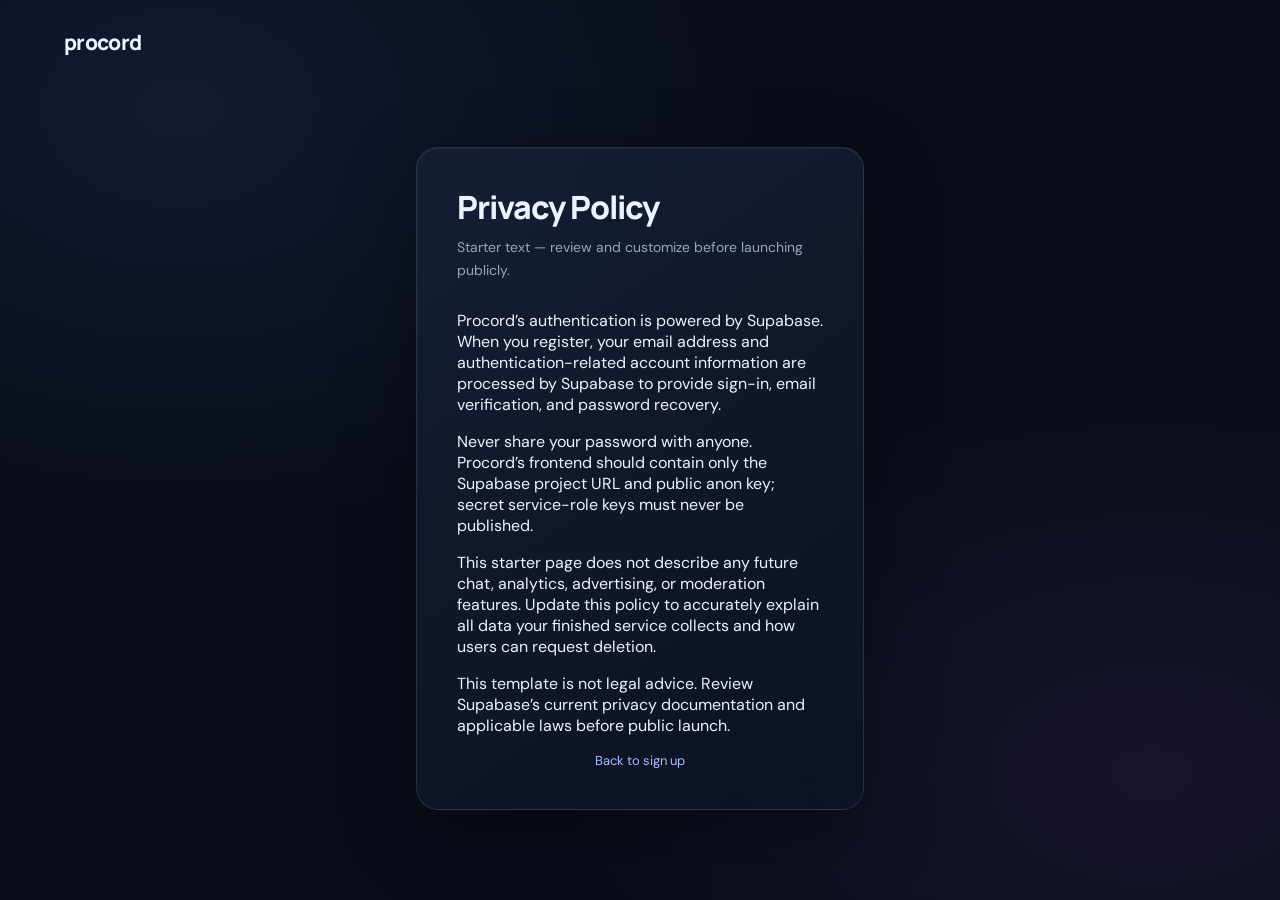
<file: privacy.html>
<!doctype html><html lang="en"><head><meta charset="utf-8"><meta name="viewport" content="width=device-width,initial-scale=1"><title>Privacy · Procord</title><link rel="stylesheet" href="css/style.css"></head><body><header class="site-header"><a class="brand" href="index.html">procord</a></header><main><section class="auth-card"><h1>Privacy Policy</h1><p class="subtitle">Starter text — review and customize before launching publicly.</p><p>Procord’s authentication is powered by Supabase. When you register, your email address and authentication-related account information are processed by Supabase to provide sign-in, email verification, and password recovery.</p><p>Never share your password with anyone. Procord’s frontend should contain only the Supabase project URL and public anon key; secret service-role keys must never be published.</p><p>This starter page does not describe any future chat, analytics, advertising, or moderation features. Update this policy to accurately explain all data your finished service collects and how users can request deletion.</p><p>This template is not legal advice. Review Supabase’s current privacy documentation and applicable laws before public launch.</p><p class="auth-switch"><a href="signup.html">Back to sign up</a></p></section></main></body></html>
</file>
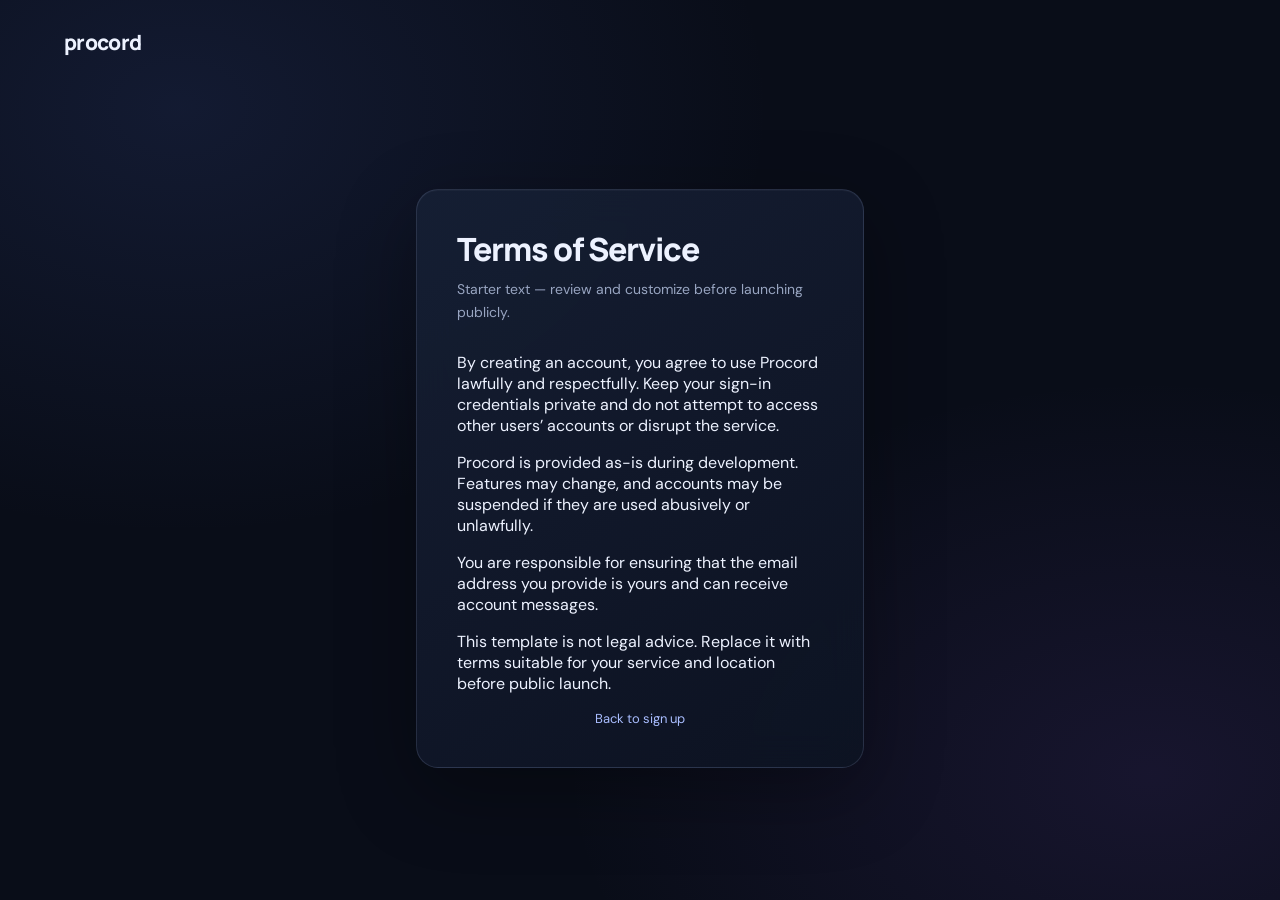
<file: terms.html>
<!doctype html><html lang="en"><head><meta charset="utf-8"><meta name="viewport" content="width=device-width,initial-scale=1"><title>Terms · Procord</title><link rel="stylesheet" href="css/style.css"></head><body><header class="site-header"><a class="brand" href="index.html">procord</a></header><main><section class="auth-card"><h1>Terms of Service</h1><p class="subtitle">Starter text — review and customize before launching publicly.</p><p>By creating an account, you agree to use Procord lawfully and respectfully. Keep your sign-in credentials private and do not attempt to access other users’ accounts or disrupt the service.</p><p>Procord is provided as-is during development. Features may change, and accounts may be suspended if they are used abusively or unlawfully.</p><p>You are responsible for ensuring that the email address you provide is yours and can receive account messages.</p><p>This template is not legal advice. Replace it with terms suitable for your service and location before public launch.</p><p class="auth-switch"><a href="signup.html">Back to sign up</a></p></section></main></body></html>
</file>
<file: css/style.css>
@import url('../style.css');
</file>
